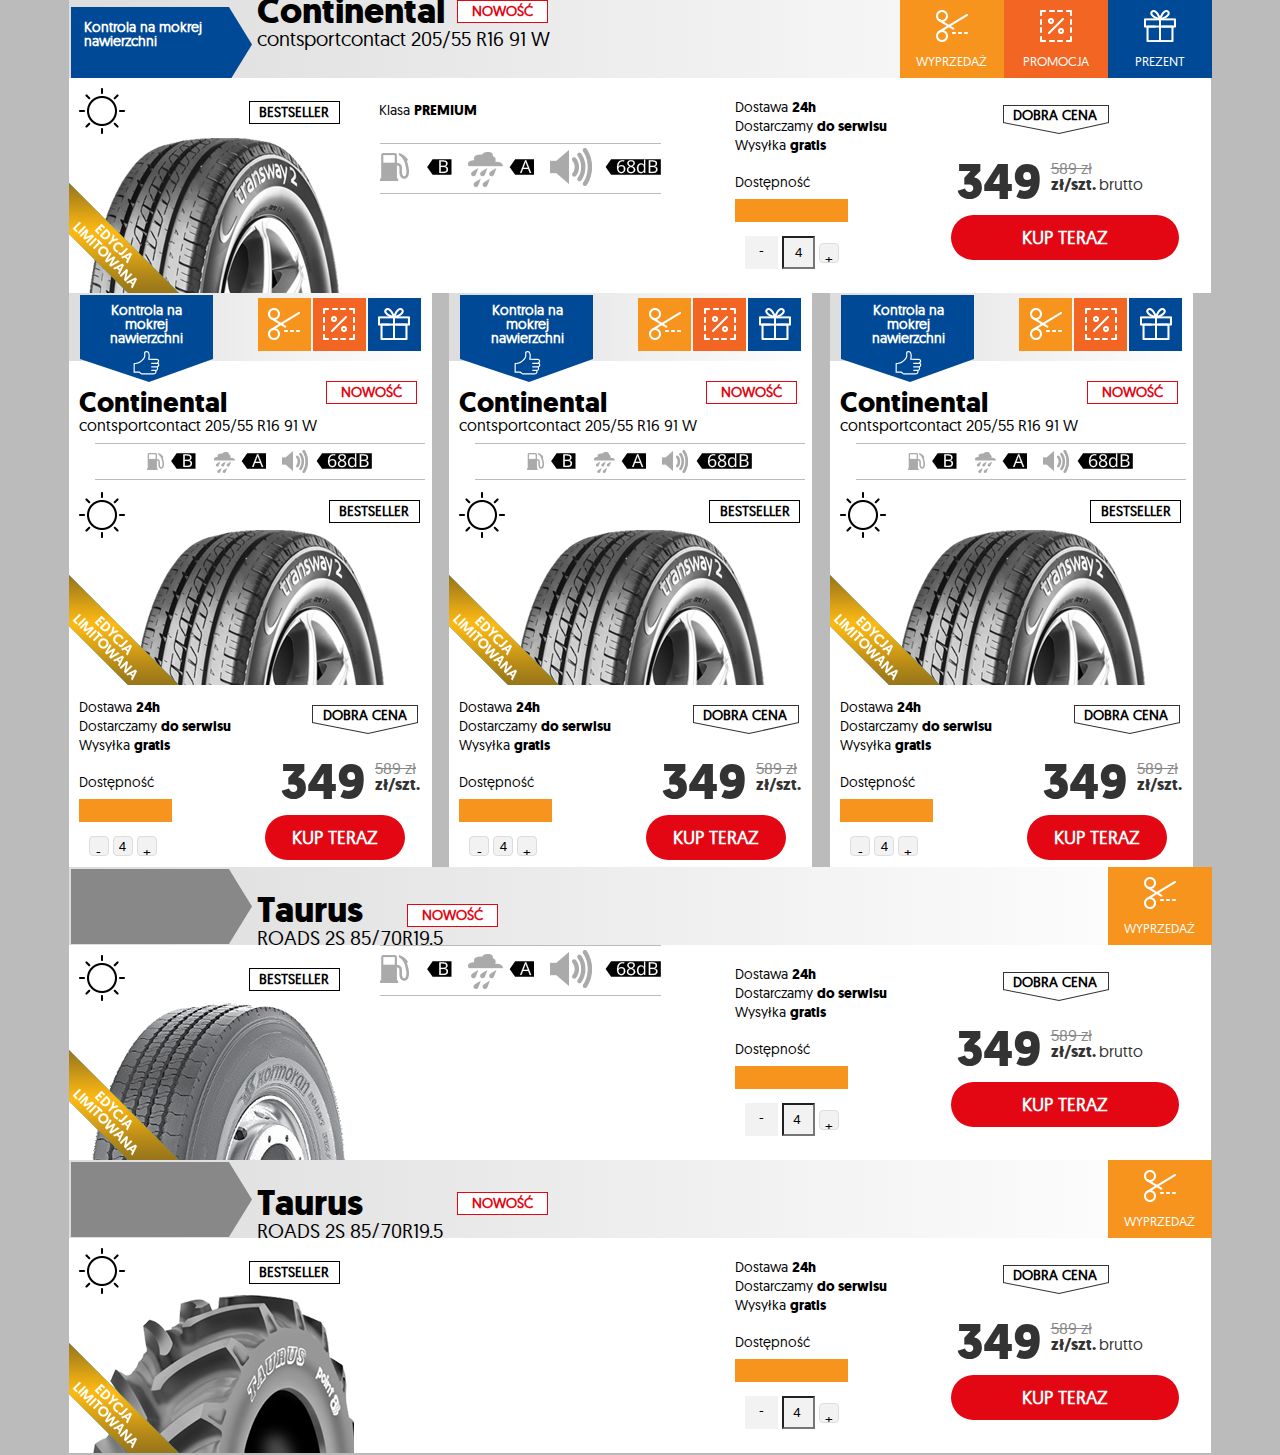
<file: Nowy folder/kafel-osobowy.html>
<!DOCTYPE html>
<html lang="pl">

<head>
    <meta charset="UTF-8">
    <meta name="viewport" content="width=device-width, initial-scale=1.0">
    <meta name="keywords" content="">
    <meta name="description" content="">
    <meta name="title" content="">
    <meta name="robots" content="index, follow">
    <meta name="author" content="LSB Data Wrocław">
    <title>Opony express</title>
    <link rel="stylesheet" href="assets/fonts/stylesheet.css">
    <link rel="stylesheet" href="assets/fonts/stylesheet1.css">
    <link rel="stylesheet" href="https://maxcdn.bootstrapcdn.com/font-awesome/4.5.0/css/font-awesome.min.css">
    <link rel="stylesheet" href="style/reset.css">
    <link rel="stylesheet" href="style/style.css">


</head>

<body>
    <!-- Produkt duży na liście -->
    <div class="big_product container">
        <div class="row">

            <div class="name_product">

                <div class="like in_line">

                    <h6>Kontrola na mokrej nawierzchni</h6>


                </div>
                <div class="name in_line">
                    <div class="new">NOWOŚĆ</div>
                    <h2>Continental</h2>

                    <h3>contsportcontact 205/55 R16 91 W</h3>

                </div>


                <div class="promo_icon_gift in_line">
                    <span><img src="assets/prezent-iko.png" alt=""><br>Prezent</span>


                </div>
                <div class="promo_recommend in_line">
                    <span><img src="assets/vector-smart-object.png" alt=""><br>Promocja</span>

                </div>
                <div class="promo_sale in_line">
                    <span><img src="assets/no-yczki-iko.png" alt=""><br>Wyprzedaż</span>

                </div>
            </div>

        </div>
        <div class="row">
            <div class="product_content col-3">
                <div class="weather"><img src="assets/letnie-copy.png" alt=""></div>
                <div class="bestseller">Bestseller</div>
                <div class="best"><img src="assets/bestseller.png" alt="">
                </div>
                <div class="image_product"><img src="assets/zdj-opona.png" alt="">
                </div>
            </div>
            <div class="product_content col-4">
                <div class="text_promo">Klasa <em>PREMIUM</em></div>

                <div class="clasa"><img src="assets/premium.png" alt="">
                </div>
            </div>
            <div class="product_content col-2">
                <ul>
                    <li>Dostawa <em>24h</em></li>
                    <li>Dostarczamy <em>do serwisu</em></li>
                    <li>Wysyłka <em>gratis</em></li>
                </ul>
                <div class="attainability">
                    Dostępność</div>

                <div class="bar-one bar-con">
                    <div class="bar" data-percent="70"></div>
                </div>
                <div class="number">
                    <span class="minus">-</span>
                    <input type="text" value="4" />
                    <span class="plus">+</span>
                </div>

            </div>
            <div class="product_content  col-3">
                <div class="good-price">Dobra cena</div>
                <div class="price">349</div>
                <div class="old-price">589 zł</div>
                <div class="text-price"><em>zł/szt. </em> brutto</div>

                <div class="buy"> <a href="#">KUP TERAZ</a></div>
            </div>



        </div>
    </div>
    <div class="grid container">
        <div class="product_content_small col-4">
            <div class="small_product ">
                <div class="row">

                    <div class="name_product">

                        <div class="likes in_line">

                            <h6>Kontrola na mokrej nawierzchni</h6>
                            <img src="assets/like.svg" alt="">


                        </div>



                        <div class="promo_icon_gift in_line">
                            <span><img src="assets/prezent-iko.png" alt=""></span>


                        </div>
                        <div class="promo_recommend in_line">
                            <span><img src="assets/vector-smart-object.png" alt=""></span>

                        </div>
                        <div class="promo_sale in_line">
                            <span><img src="assets/no-yczki-iko.png" alt=""></span>

                        </div>
                    </div>

                </div>


                <div class="row">
                    <div class="new">NOWOŚĆ</div>
                    <div class="name in_line">

                        <h2>Continental</h2>

                        <h3>contsportcontact 205/55 R16 91 W</h3>

                    </div>
                </div>
                <div class="row">

                    <div class="clasa"><img src="assets/premium-small.png" alt="">
                    </div>
                </div>
                <div class="row">
                    <div class="weather"><img src="assets/letnie-copy.png" alt=""></div>
                    <div class="bestseller">Bestseller</div>
                    <div class="best"><img src="assets/bestseller.png" alt="">
                    </div>
                    <div class="image_product"><img src="assets/zdj-opona.png" alt="">
                    </div>
                </div>


                <div class="row delivery">
                    <div class="col-6">
                        <ul>
                            <li>Dostawa <em>24h</em></li>
                            <li>Dostarczamy <em>do serwisu</em></li>
                            <li>Wysyłka <em>gratis</em></li>
                        </ul>
                        <div class="attainability">
                            Dostępność</div>

                        <div class="bar-one bar-con">
                            <div class="bar" data-percent="70"></div>
                        </div>
                        <div class="number">
                            <span class="minus">-</span>
                            <input type="text" value="4" />
                            <span class="plus">+</span>
                        </div>

                    </div>

                    <div class="col-6">
                        <div class=" good-price ">Dobra cena</div>
                        <div class="price ">349</div>
                        <div class="old-price ">589 zł</div>
                        <div class="text-price "><em>zł/szt. </em></div>

                        <div class="buy "> <a href="# ">KUP TERAZ</a></div>
                    </div>
                </div>

            </div>

        </div>
        <div class="product_content_small col-4">
            <div class="small_product ">
                <div class="row">

                    <div class="name_product">

                        <div class="likes in_line">

                            <h6>Kontrola na mokrej nawierzchni</h6>
                            <img src="assets/like.svg" alt="">


                        </div>



                        <div class="promo_icon_gift in_line">
                            <span><img src="assets/prezent-iko.png" alt=""></span>


                        </div>
                        <div class="promo_recommend in_line">
                            <span><img src="assets/vector-smart-object.png" alt=""></span>

                        </div>
                        <div class="promo_sale in_line">
                            <span><img src="assets/no-yczki-iko.png" alt=""></span>

                        </div>
                    </div>

                </div>


                <div class="row">
                    <div class="new">NOWOŚĆ</div>
                    <div class="name in_line">

                        <h2>Continental</h2>

                        <h3>contsportcontact 205/55 R16 91 W</h3>

                    </div>
                </div>
                <div class="row">

                    <div class="clasa"><img src="assets/premium-small.png" alt="">
                    </div>
                </div>
                <div class="row">
                    <div class="weather"><img src="assets/letnie-copy.png" alt=""></div>
                    <div class="bestseller">Bestseller</div>
                    <div class="best"><img src="assets/bestseller.png" alt="">
                    </div>
                    <div class="image_product"><img src="assets/zdj-opona.png" alt="">
                    </div>
                </div>


                <div class="row delivery">
                    <div class="col-6">
                        <ul>
                            <li>Dostawa <em>24h</em></li>
                            <li>Dostarczamy <em>do serwisu</em></li>
                            <li>Wysyłka <em>gratis</em></li>
                        </ul>
                        <div class="attainability">
                            Dostępność</div>

                        <div class="bar-one bar-con">
                            <div class="bar" data-percent="70"></div>
                        </div>
                        <div class="number">
                            <span class="minus">-</span>
                            <input type="text" value="4" />
                            <span class="plus">+</span>
                        </div>

                    </div>

                    <div class="col-6">
                        <div class=" good-price ">Dobra cena</div>
                        <div class="price ">349</div>
                        <div class="old-price ">589 zł</div>
                        <div class="text-price "><em>zł/szt. </em></div>

                        <div class="buy "> <a href="# ">KUP TERAZ</a></div>
                    </div>
                </div>

            </div>

        </div>
        <div class="product_content_small col-4">
            <div class="small_product ">
                <div class="row">

                    <div class="name_product">

                        <div class="likes in_line">

                            <h6>Kontrola na mokrej nawierzchni</h6>
                            <img src="assets/like.svg" alt="">


                        </div>



                        <div class="promo_icon_gift in_line">
                            <span><img src="assets/prezent-iko.png" alt=""></span>


                        </div>
                        <div class="promo_recommend in_line">
                            <span><img src="assets/vector-smart-object.png" alt=""></span>

                        </div>
                        <div class="promo_sale in_line">
                            <span><img src="assets/no-yczki-iko.png" alt=""></span>

                        </div>
                    </div>

                </div>


                <div class="row">
                    <div class="new">NOWOŚĆ</div>
                    <div class="name in_line">

                        <h2>Continental</h2>

                        <h3>contsportcontact 205/55 R16 91 W</h3>

                    </div>
                </div>
                <div class="row">

                    <div class="clasa"><img src="assets/premium-small.png" alt="">
                    </div>
                </div>
                <div class="row">
                    <div class="weather"><img src="assets/letnie-copy.png" alt=""></div>
                    <div class="bestseller">Bestseller</div>
                    <div class="best"><img src="assets/bestseller.png" alt="">
                    </div>
                    <div class="image_product"><img src="assets/zdj-opona.png" alt="">
                    </div>
                </div>


                <div class="row delivery">
                    <div class="col-6">
                        <ul>
                            <li>Dostawa <em>24h</em></li>
                            <li>Dostarczamy <em>do serwisu</em></li>
                            <li>Wysyłka <em>gratis</em></li>
                        </ul>
                        <div class="attainability">
                            Dostępność</div>

                        <div class="bar-one bar-con">
                            <div class="bar" data-percent="70"></div>
                        </div>
                        <div class="number">
                            <span class="minus">-</span>
                            <input type="text" value="4" />
                            <span class="plus">+</span>
                        </div>

                    </div>

                    <div class="col-6">
                        <div class=" good-price ">Dobra cena</div>
                        <div class="price ">349</div>
                        <div class="old-price ">589 zł</div>
                        <div class="text-price "><em>zł/szt. </em></div>

                        <div class="buy "> <a href="# ">KUP TERAZ</a></div>
                    </div>
                </div>

            </div>

        </div>

    </div>
    <div class="big_product-industry container ">
        <div class="row ">

            <div class="name_product ">

                <div class="arow in_line ">

                </div>
                <div class="name in_line ">
                    <div class="new ">NOWOŚĆ</div>
                    <h2>Taurus</h2>

                    <h3>ROADS 2S 85/70R19.5</h3>

                </div>


                <!--
<div class="promo_icon_gift in_line ">
    <span><img src="assets/prezent-iko.png " alt=" "><br>Prezent</span>


</div>
<div class="promo_recommend in_line ">
    <span><img src="assets/vector-smart-object.png " alt=" "><br>Promocja</span>

</div>
-->
                <div class="promo_sale in_line ">
                    <span><img src="assets/no-yczki-iko.png " alt=" "><br>Wyprzedaż</span>

                </div>
            </div>

        </div>
        <div class="row ">
            <div class="product_content col-3 ">
                <div class="weather "><img src="assets/letnie-copy.png " alt=" "></div>
                <div class="bestseller ">Bestseller</div>
                <div class="best "><img src="assets/bestseller.png " alt=" ">
                </div>
                <div class="image_product "><img src="assets/industr.png " alt=" ">
                </div>
            </div>
            <div class="product_content col-4 ">


                <div class="clasa "><img src="assets/premium.png " alt=" ">
                </div>
            </div>
            <div class="product_content col-2 ">
                <ul>
                    <li>Dostawa <em>24h</em></li>
                    <li>Dostarczamy <em>do serwisu</em></li>
                    <li>Wysyłka <em>gratis</em></li>
                </ul>
                <div class="attainability ">
                    Dostępność</div>

                <div class="bar-one bar-con ">
                    <div class="bar " data-percent="70 "></div>
                </div>
                <div class="number ">
                    <span class="minus ">-</span>
                    <input type="text " value="4 " />
                    <span class="plus ">+</span>
                </div>

            </div>
            <div class="product_content col-3 ">
                <div class="good-price ">Dobra cena</div>
                <div class="price ">349</div>
                <div class="old-price ">589 zł</div>
                <div class="text-price "><em>zł/szt. </em> brutto</div>

                <div class="buy "> <a href="# ">KUP TERAZ</a></div>
            </div>



        </div>
    </div>
    <div class="big_product-tractor container ">
        <div class="row ">

            <div class="name_product ">

                <div class="arow in_line ">

                </div>
                <div class="name in_line ">
                    <div class="new ">NOWOŚĆ</div>
                    <h2>Taurus</h2>

                    <h3>ROADS 2S 85/70R19.5</h3>

                </div>


                <!--
<div class="promo_icon_gift in_line ">
    <span><img src="assets/prezent-iko.png " alt=" "><br>Prezent</span>


</div>
<div class="promo_recommend in_line ">
    <span><img src="assets/vector-smart-object.png " alt=" "><br>Promocja</span>

</div>
-->
                <div class="promo_sale in_line ">
                    <span><img src="assets/no-yczki-iko.png " alt=" "><br>Wyprzedaż</span>

                </div>
            </div>

        </div>
        <div class="row ">
            <div class="product_content col-3 ">
                <div class="weather "><img src="assets/letnie-copy.png " alt=" "></div>
                <div class="bestseller ">Bestseller</div>
                <div class="best "><img src="assets/bestseller.png " alt=" ">
                </div>
                <div class="image_product "><img src="assets/tractor1.png " alt=" ">
                </div>
            </div>
            <div class="product_content col-4 ">

            </div>
            <div class="product_content col-2 ">
                <ul>
                    <li>Dostawa <em>24h</em></li>
                    <li>Dostarczamy <em>do serwisu</em></li>
                    <li>Wysyłka <em>gratis</em></li>
                </ul>
                <div class="attainability ">
                    Dostępność</div>

                <div class="bar-one bar-con ">
                    <div class="bar " data-percent="70 "></div>
                </div>
                <div class="number ">
                    <span class="minus ">-</span>
                    <input type="text " value="4 " />
                    <span class="plus ">+</span>
                </div>

            </div>
            <div class="product_content col-3 ">
                <div class="good-price ">Dobra cena</div>
                <div class="price ">349</div>
                <div class="old-price ">589 zł</div>
                <div class="text-price "><em>zł/szt. </em> brutto</div>

                <div class="buy "> <a href="# ">KUP TERAZ</a></div>
            </div>



        </div>
    </div>

    <!--    <div class="row container "> <div class="product_content col-1 "></div><div class="product_content col-1 "></div> <div class="product_content col-1 "></div> <div class="product_content col-1 "></div> <div class="product_content col-1 "></div> <div class="product_content col-1 "></div> <div class="product_content col-1 "></div> <div class="product_content col-1 "></div> <div class="product_content col-1 "></div> <div class="product_content col-1 "></div> <div class="product_content col-1 "></div> <div class="product_content col-1 "></div>  </div>-->



    <script src="https://cdnjs.cloudflare.com/ajax/libs/jquery/2.1.3/jquery.min.js "></script>

    <script src="https://code.jquery.com/jquery-3.2.1.slim.min.js " integrity="sha384-KJ3o2DKtIkvYIK3UENzmM7KCkRr/rE9/Qpg6aAZGJwFDMVNA/GpGFF93hXpG5KkN " crossorigin="anonymous "></script>
    <script src="https://cdnjs.cloudflare.com/ajax/libs/popper.js/1.12.3/umd/popper.min.js " integrity="sha384-vFJXuSJphROIrBnz7yo7oB41mKfc8JzQZiCq4NCceLEaO4IHwicKwpJf9c9IpFgh " crossorigin="anonymous "></script>
    <script src="https://maxcdn.bootstrapcdn.com/bootstrap/4.0.0-beta.2/js/bootstrap.min.js " integrity="sha384-alpBpkh1PFOepccYVYDB4do5UnbKysX5WZXm3XxPqe5iKTfUKjNkCk9SaVuEZflJ " crossorigin="anonymous "></script>
    <!--    dostepnosc-->
    <script>
        (function($) {
            $.fn.progress = function() {
                var percent = this.data("percent ");
                this.css("width ", percent + "% ");
            };
        }(jQuery));

        $(document).ready(function() {
            $(".bar-one .bar ").progress();
        });

    </script>
    <!--   sztuki-->
    <script>
        $(document).ready(function() {
            $('.minus').click(function() {
                var $input = $(this).parent().find('input');
                var count = parseInt($input.val()) - 1;
                count = count < 1 ? 1 : count;
                $input.val(count);
                $input.change();
                return false;
            });
            $('.plus').click(function() {
                var $input = $(this).parent().find('input');
                $input.val(parseInt($input.val()) + 1);
                $input.change();
                return false;
            });
        });

    </script>





    <!--    skrypt js taby w wyszukiwarce-->
    <script src="js/cbpFWTabs.js "></script>
    <script>
        (function() {

            [].slice.call(document.querySelectorAll('.tabs')).forEach(function(el) {
                new CBPFWTabs(el);
            });

        })();

    </script>
    <!--   koniec skrypt js taby w wyszukiwarce-->
    <!-- wyszukiwarka rozwijanie -->
    <script>
        jQuery(function($) {

            var $question = $('.question');
            var $answer = $('.answer');

            $question.click(function() {

                // Hide all answers
                $answer.slideUp();

                // Check if this answer is already open
                if ($(this).hasClass('open')) {
                    // If already open, remove 'open' class and hide answer
                    $(this).removeClass('open')
                        .next($answer).slideUp();
                    // If it is not open...
                } else {
                    // Remove 'open' class from all other questions
                    $question.removeClass('open');
                    // Open this answer and add 'open' class
                    $(this).addClass('open')
                        .next($answer).slideDown();

                }
            });
        });

    </script>
    <!-- koniec wyszukiwarka rozwijanie -->
</body>

</html>
</file>
<file: Nowy folder/assets/fonts/stylesheet.css>
/* Generated by Font Squirrel (https://www.fontsquirrel.com) on October 7, 2016 */



@font-face {
    font-family: 'geomanistregular';
    src: url('geomanist-regular-webfont.eot');
    src: url('geomanist-regular-webfont.eot?#iefix') format('embedded-opentype'),
         url('geomanist-regular-webfont.woff2') format('woff2'),
         url('geomanist-regular-webfont.woff') format('woff'),
         url('geomanist-regular-webfont.ttf') format('truetype'),
         url('geomanist-regular-webfont.svg#geomanistregular') format('svg');
    font-weight: normal;
    font-style: normal;

}
</file>
<file: Nowy folder/assets/fonts/stylesheet1.css>
/* Generated by Font Squirrel (https://www.fontsquirrel.com) on October 7, 2016 */

@font-face {
    font-family: 'geomanistbold';
    src: url('geomanist-bold-webfont.eot');
    src: url('geomanist-bold-webfont.eot?#iefix') format('embedded-opentype'), url('geomanist-bold-webfont.woff2') format('woff2'), url('geomanist-bold-webfont.woff') format('woff'), url('geomanist-bold-webfont.ttf') format('truetype'), url('geomanist-bold-webfont.svg#geomanistregular') format('svg');
    font-weight: normal;
    font-style: normal;
}
</file>
<file: Nowy folder/style/style.css>
/* Spis css1.Globalne2.kolumnybelka z menu*/

.color {
    color: #e30613;
    color: #f7941d;
    color: #004996;
    color: #333333;
    color: #bbbbbb;
    color: #eeeeee;
    color: #000000;
}

html {
    background-color: #bbbbbb;
}

body {
    margin: 0;
    font-family: 'geomanistregular';
    background-color: #bbbbbb;
    font-size: 14px;
}

h1 {
    font-family: 'geomanistbold';
    font-size: 36px;
}

h2 {
    font-family: 'geomanistbold';
    font-size: 36px;
    font-weight: bolder;
}

h3 {
    font-size: 20px;
}

h6 {
    font-weight: bold;
    color: #ffffff;
    display: inline;
    font-size: 14px;
}

* {
    box-sizing: border-box;
}

.container {
    max-width: 1143px;
    margin: 0 auto;
}

.row:before,
.row:after {
    content: "";
    display: table;
    clear: both;
}

.in_line {
    display: inline-block;
}

/*=======================================================kolumny========================================================*/

/*=======================================================belka z menu========================================================*/

.stickyMenu {
    position: fixed;
    width: 100%;
    top: 0;
    z-index: 100000;
}

#header.stickyMenu .minisearch {
    visibility: visible;
    padding: -10px 0 0 20px;
}

#header .minisearch {
    visibility: hidden;
}

#header.stickyMenu {
    background: #fff;
    padding: -10px 0 -10px 0;
}

#header.stickyMenu .logomenu {
    height: 26px;
    width: 163px;
    padding: 0;
}

#header.stickyMenu .search {
    visibility: hidden;
    display: none;
}

#header.stickyMenu .cart {
    padding-top: 20px;
}

#header.stickyMenu .menuhidden {
    visibility: hidden;
    display: none;
}

.logo_nav {
    float: right;
    margin-right: 10%;
}

.navbar_top {
    -webkit-box-sizing: content-box;
    -moz-box-sizing: content-box;
    box-sizing: content-box;
    width: 100%;
    height: 35px;
    border: none;
    background: -webkit-linear-gradient(0deg, rgb(227, 6, 19) 0, rgb(227, 6, 19) 80%, #004996 82%, #004996 100%);
    background: -moz-linear-gradient(90deg, rgb(227, 6, 19) 0, rgb(227, 6, 19) 80%, #004996 82%, #004996 100%);
    background: linear-gradient(90deg, rgb(227, 6, 19) 0, rgb(227, 6, 19) 80%, #004996 82%, #004996 100%);
    background-repeat: no-repeat;
    background-position: 89% 50%, 50% 50%;
    -webkit-background-origin: padding-box;
    background-origin: padding-box;
    -webkit-background-clip: border-box;
    background-clip: border-box;
    -webkit-background-size: auto auto;
    background-size: auto auto;

}

header section {
    padding-bottom: 20px;
}

header {
    background-color: #fff;
}

.logo {
    padding: 30px;
}

/*****************************/

section.search {
/*    margin-top: -62px;*/
}

/* Flip */

/*****************************/

.tabs {
    position: relative;
    overflow: hidden;
    margin: 0 auto;
    width: 100%;
    font-weight: 300;
    font-size: 1.25em;
}

/* Nav */

.tabs nav {
    text-align: center;
}

.tabs nav ul {
    position: relative;
    display: -ms-flexbox;
    display: -webkit-flex;
    display: -moz-flex;
    display: -ms-flex;
    display: flex;
    margin: 0 auto;
    padding: 0;
    max-width: 1200px;
    list-style: none;
    -ms-box-orient: horizontal;
    -ms-box-pack: center;
    -webkit-flex-flow: row wrap;
    -moz-flex-flow: row wrap;
    -ms-flex-flow: row wrap;
    flex-flow: row wrap;
    -webkit-justify-content: center;
    -moz-justify-content: center;
    -ms-justify-content: center;
    justify-content: center;
}

.tabs nav ul li {
    position: relative;
    z-index: 1;
    display: block;
    margin: 0;
    text-align: center;
    -webkit-flex: 1;
    -moz-flex: 1;
    -ms-flex: 1;
    flex: 1;
}

.tabs nav a {
    position: relative;
    display: block;
    overflow: hidden;
    text-overflow: ellipsis;
    white-space: nowrap;
    line-height: 2.5;
}

.tabs nav a span {
    vertical-align: middle;
    font-size: 0.75em;
}

.tabs nav li.tab-current a {
    color: #74777b;
}

.tabs nav a:focus {
    outline: none;
}

/* Icons */

.icon::before {
    z-index: 10;
    display: inline-block;
    margin: 0 0.4em 0 0;
    vertical-align: middle;
    text-transform: none;
    font-weight: normal;
    font-variant: normal;
    font-size: 1.3em;
    font-family: 'stroke7pixeden';
    line-height: 1;
    speak: none;
    -webkit-backface-visibility: hidden;
    -webkit-font-smoothing: antialiased;
    -moz-osx-font-smoothing: grayscale;
}

.icon-car::before {
    content: url(../assets/samochodowe.png);
}

.icon-tractor::before {
    content: url(../assets/rolnicze.png);
}

.icon-tir::before {
    content: url(../assets/przemys-owe.png);
}

/* Content wyszukiwarka */

.button-search {
    height: 55px;
    width: 93px;
    margin: 26px;
    text-transform: uppercase;
    background: #eee;
    color: #000;
    text-align: center;
    text-decoration: none;
}

.button-search .fa {
    font-size: 18px;
}

.button-search-top {
    text-transform: uppercase;
    width: 100px;
    height: 100px;
    box-shadow: 0 0 5px rgba(0, 0, 1, 0.5);
    background-color: #f7941d;
    border-radius: 50%;
    color: #fff;
    font-weight: 500;
    font-size: 18px;
    left: 0;
    top: 0;
}

.content-wrap {
    position: relative;
}

.panel {
    margin: 20px;
    height: 100%;
    background-image: -webkit-gradient(linear, left top, right top, from(#dddddd), to(#eeeeee));
    background-image: linear-gradient(to right, #dddddd 10%, #eeeeee 100%);
    font-size: 14px;
}

.panel-default {
    border-color: #ddd;
}

.panel-body {}

/*
.form-group {
    margin-bottom: 15px;
    margin-right: 22px;
    display: inline;

}
*/

.main {
    float: left;
    width: 85%;
    background-color: rgb(255, 255, 255);
    position: relative;
    display: inline;
}

.main h2 {
    margin: 1em 30px;
    color: #17BCE8;
    font-size: 20px;
    font-weight: 600;
    border-bottom: 1px solid #bbb;
    padding: 0px 0px 20px 0px;
}

/*
.form-up {
    display: inline;
}
*/

.form-inline .form-group {
    display: inline-block;
    margin-bottom: 0;
    vertical-align: middle;
}

.form-control-all {
    display: inline-block;
    width: 337px;
    height: 43px;
    padding: 6px 12px;
    font-size: 14px;
    line-height: 1.42857143;
    color: #555;
    background-color: #fff;
    background-image: none;
    border: 1px solid #ccc;
    border-radius: 4px;
    -webkit-box-shadow: inset 0 1px 1px rgba(0, 0, 0, .075);
    box-shadow: inset 0 1px 1px rgba(0, 0, 0, .075);
    -webkit-transition: border-color ease-in-out .15s, -webkit-box-shadow ease-in-out .15s;
    -o-transition: border-color ease-in-out .15s, box-shadow ease-in-out .15s;
    transition: border-color ease-in-out .15s, box-shadow ease-in-out .15s;
}

.form-control {
    display: inline-block;
    width: 99px;
    height: 43px;
    padding: 6px 12px;
    font-size: 14px;
    line-height: 1.42857143;
    color: #555;
    background-color: #fff;
    background-image: none;
    border: 1px solid #ccc;
    border-radius: 4px;
    -webkit-box-shadow: inset 0 1px 1px rgba(0, 0, 0, .075);
    box-shadow: inset 0 1px 1px rgba(0, 0, 0, .075);
    -webkit-transition: border-color ease-in-out .15s, -webkit-box-shadow ease-in-out .15s;
    -o-transition: border-color ease-in-out .15s, box-shadow ease-in-out .15s;
    transition: border-color ease-in-out .15s, box-shadow ease-in-out .15s;
}

.content-wrap section {
    display: none;
    margin: -20px auto;
    max-width: 1200px;
    margin-bottom: 100px text-align: center;
    -webkit-box-shadow: 0 2px 2px 1px rgba(89, 89, 89, 1);
    -moz-box-shadow: 0 2px 2px 1px rgba(89, 89, 89, 1);
    box-shadow: 0 2px 2px 1px rgba(89, 89, 89, 1);
}

.content-wrap section.content-current {
    display: block;
}

.content-wrap section p {
    margin: 0;
    padding: 5px 0;
    line-height: 1;
}

/*zakres cen*/

.no-js .content-wrap section {
    display: block;
    padding-bottom: 2em;
    border-bottom: 1px solid rgba(255, 255, 255, 0.6);
}

.no-flexbox nav ul {
    display: block;
}

.no-flexbox nav ul li {
    min-width: 15%;
    display: inline-block;
}

/*media taby*/

@media screen and (max-width: 58em) {
    .tabs nav a.icon span {
        display: none;
    }
    .tabs nav a:before {
        margin-right: 0;
    }
}

.tabs-style-flip {
    max-width: 1140px;
}

.tabs-style-flip nav a {
    font-size: 22px;
    color: #333333;
    font-weight: 400;
    line-height: 22px;
    text-decoration: none;
    padding-top: 15px;
    padding-bottom: 16px;
    -webkit-transition: color 0.3s;
    transition: color 0.3s;
}

.tabs-style-flip nav a:hover,
.tabs-style-flip nav a:focus,
.tabs-style-flip nav li.tab-current a {
    color: #000000;
}

.tabs-style-flip nav a span {
    text-transform: uppercase;
    letter-spacing: 1px;
    font-weight: 700;
    font-size: 0.625em;
}

.tabs-style-flip nav a::after {
    color: #333333;
    position: absolute;
    top: 0;
    left: 0;
    z-index: -1;
    width: 100%;
    height: 100%;
    background-color: #f0f0f0;
    content: '';
    -webkit-transition: -webkit-transform 0.3s, background-color 0.3s;
    transition: transform 0.3s, background-color 0.3s;
    -webkit-transform: perspective(900px) rotate3d(1, 0, 0, 90deg);
    transform: perspective(900px) rotate3d(1, 0, 0, 90deg);
    -webkit-transform-origin: 50% 100%;
    transform-origin: 50% 100%;
    -webkit-perspective-origin: 50% 100%;
    perspective-origin: 50% 100%;
}

.tabs-style-flip nav li.tab-current a::after {
    background-color: #eeeeee;
    -webkit-transform: perspective(900px) rotate3d(1, 0, 0, 0deg);
    transform: perspective(900px) rotate3d(1, 0, 0, 0deg);
}

.tabs-style-flip .content-wrap {
    background: #eeeeee;
}

/* Style for "tło nazwy" */

.best {
    position: absolute;
    margin-left: 0;
    bottom: -2px;
    z-index: 50;
}

.image_product {
    position: absolute;
    padding-left: 20px;
    bottom: -2px;
}

.nav_logo {
    position: static;
    padding: 20px;
}

.phone {
    padding: 39px 0 0 40px;
    text-align: center;
    font-size: 16px;
}

.cart {
    bottom: 0;
    left: 0;
    text-align: center;
    font-size: 14px;
    line-height: 24px;
    text-transform: uppercase;
    float: left;
}

.phone .fa {
    height: 16px;
    color: #e30613;
    padding: 0 10px 0 10px;
}

.cart a {
    margin: 10px;
}

/* Style for "tło nazwy" */

.name_product {
    width: 100%;
    height: 78px;

    background-color: #eeeeee;
    background-image: linear-gradient(to left, #ffffff 0%, #dddddd 100%);
}

.product_content {
    width: 100%;
    height: 215px;
    background-color: #ffffff;
    position: relative;
}

.big_product-industry .new {
    margin: 15px 0 -35px 150px;
    padding: 3px 2px 2px 2px;
    text-align: center;
    background-color: #fff;
    border: 1px solid #e30613;
    color: #e30613;
    font-size: 14px;
    font-weight: 600;
    width: 91px;
    height: 23px;
    text-transform: uppercase;
}

.navbar {
    background-color: #ffffff;
    height: 161px;
    width: 1143px;
}

.phone {
    padding-top: 39px;
    text-align: center;
    font-size: 16px;
}

.navbar .phone .fa {
    height: 16px;
    color: #e30613;
    padding: 0 10px0 10px;
}

/* promocyjne ikony duża lista */

.arow {
    content: "";
    width: 184px;
    height: 78px;
    background-image: url(../assets/grey.svg);

}

.like {
    padding: 15px;
    width: 184px;
    height: 78px;
    background-image: url(../assets/button_ok.svg)
}



.like-text {

    margin: -40px 0px 10px 55px;
}





/*.promo_icon_limited {
width: 104px;
height: 78px;
background-color: #f7941d;
float: right;
color: #ffffff;
font-family: Geomanistregular;
font-size: 13px;
font-weight: 500;
line-height: 24px;
text-transform: uppercase;
}
*/

.promo_icon_gift {
    width: 104px;
    height: 78px;
    background-color: #004996;
    float: right;
    color: #ffffff;
    font-size: 13px;
    font-weight: 500;
    line-height: 24px;
    text-transform: uppercase;
    text-align: center;
    padding-top: 10px;
}

.promo_recommend {
    width: 104px;
    height: 78px;
    background-color: #f26522;
    float: right;
    color: #ffffff;
    font-size: 13px;
    font-weight: 500;
    line-height: 24px;
    text-transform: uppercase;
    text-align: center;
    padding-top: 10px;
}

.promo_sale {
    width: 104px;
    height: 78px;
    background-color: #f7941d;
    float: right;
    color: #ffffff;
    font-size: 13px;
    font-weight: 500;
    line-height: 24px;
    text-transform: uppercase;
    text-align: center;
    padding-top: 10px;
}


.new {
    margin: 0px 0 -30px 200px;
    padding: 3px 2px 2px 2px;
    text-align: center;
    background-color: #fff;
    border: 1px solid #e30613;
    color: #e30613;
    font-size: 14px;
    font-weight: 600;
    width: 91px;
    height: 23px;
    text-transform: uppercase;
}

.bestseller {

    margin: -35px 0 25px 180px;
    padding: 3px 2px 2px 2px;
    text-align: center;
    background-color: #fff;
    border: 1px solid #000;
    color: #000;
    font-size: 14px;
    font-weight: 600;
    width: 91px;
    height: 23px;
    text-transform: uppercase;
}

.weather {
    padding: 10px 0 0 10px;
}

.text_promo {
    padding: 25px;
}

.clasa {
    padding-left: 25px;
}

.product_content ul {
    padding: 20px 0 20px 0;
}

.good-price {
    margin: 25px 0 25px 75px;
    padding: 5px 2px 2px 2px;
    text-align: center;
    background-image: url(../assets/price-good.svg);
    color: #000;
    font-size: 14px;
    font-weight: 600;
    width: 109px;
    height: 32px;
    text-transform: uppercase;
}

.attainability {
    padding-bottom: 10px;
}

.bar-con {
    background-color: #eee;
    height: 23px;
    width: 113px;
    margin-bottom: 1em;

}

.bar {
    float: left;
    height: 23px;
    width: 113px;

}

.bar-one .bar {

    background-color: #f7941d;
    transition: width ease-in 1s;
    -webkit-transition: width ease-in 1s;
    -moz-transition: width ease-in 1s;
    -o-transition: width ease-in 1s;
}

.number > span {
    cursor: pointer;
}

.number {
    margin: 10px;
}

.minus {
    width: 33px;
    height: 33px;
    background: #f2f2f2;
    padding: 8px 5px 8px 5px;
    display: inline-block;
    vertical-align: middle;
    text-align: center;
}

.plus {
    width: 33px;
    height: 33px;
    background: #f2f2f2;
    padding: 8px 5px 8px 5px;
    display: inline-block;
    vertical-align: middle;
    text-align: center;
}

input {
    width: 33px;
    height: 33px;
    background: #f2f2f2;
    padding: 8px 5px 8px 5px;
    display: inline-block;
    vertical-align: middle;
    text-align: center;
}


.buy {

    display: inline-block;
    padding: 35px 25px 0 25px;
}

.buy > a {
    color: white;
    font-size: 18px;
    height: 53px;
    width: 223px;
    background-color: #e30613;
    border-radius: 50px;
    padding: 11px 71px;
    font-weight: 600;
    text-decoration: none;
    background-position: 0 0;

}

.buy > a:hover {
    background-image: linear-gradient(59deg, #e30613 70%, #aa040e 95%);
    background-position: 100% 0;
    background-size: 200% 200%;
    transition: all 1s ease;
}

.price {
    font-family: 'geomanistbold';
    color: #333333;
    font-size: 50px;
    font-weight: 700;
    line-height: 24px;
    bottom: 0;
    float: left;
    display: inline-block;
    padding: 10px 10px 0 30px;
}

.old-price {
    text-decoration: line-through;
    color: #888;
    font-size: 16px;
}

.text-price {
    font-size: 16px;
    color: #333333;

}

em {
    font-family: 'geomanistbold';
}

/**/

.small_product {
    width: 363px;

}

.small_product .best {
    position: absolute;
    margin-left: 0px;
    bottom: 180px;
    z-index: 50;
}

.small_product .name_product {
    width: 363px;
    height: 68px;
    padding-right: 10px;
    background-color: #eeeeee;
    background-image: linear-gradient(to left, #ffffff 0%, #dddddd 100%);


}



.small_product .new {
    margin: 20px 0 -25px 257px;
    text-align: center;
    background-color: #fff;
    border: 1px solid #e30613;
    color: #e30613;
    font-size: 14px;
    font-weight: 600;
    width: 91px;
    height: 23px;
    text-transform: uppercase;
}

.small_product .name {
    padding: 10px;


}

.small_product h2 {
    font-size: 28px;
}

.small_product h3 {
    font-size: 16px;
}

.small_product .arow {
    content: "";
    width: 184px;
    height: 78px;
    background-image: url(../assets/grey.svg);


}

.likes {
    text-align: center;
    width: 136px;
    height: 90px;
    background-image: url(../assets/like-min.svg);
    margin: 0 10px;

}

.likes img {
    height: 35px;
    padding-bottom: 10px;
}

.likes h6 {

    display: inline-block;
    padding: 10px 15px 5px 15px;

}


.product_content_small {
    width: 363px;

    position: relative;

}



/*.promo_icon_limited {
width: 104px;
height: 78px;
background-color: #f7941d;
float: right;
color: #ffffff;
font-family: Geomanistregular;
font-size: 13px;
font-weight: 500;
line-height: 24px;
text-transform: uppercase;
}
*/

.small_product .promo_icon_gift {
    width: 53px;
    height: 53px;
    background-color: #004996;
    float: right;
    color: #ffffff;
    font-size: 13px;
    font-weight: 500;
    line-height: 24px;
    text-transform: uppercase;
    text-align: center;
    padding-top: 10px;
    margin: 5px 1px;
}

.small_product .promo_recommend {
    width: 53px;
    height: 53px;
    background-color: #f26522;
    float: right;
    color: #ffffff;
    font-size: 13px;
    font-weight: 500;
    line-height: 24px;
    text-transform: uppercase;
    text-align: center;
    padding-top: 10px;
    margin: 5px 1px;
}

.small_product .promo_sale {
    width: 53px;
    height: 53px;
    background-color: #f7941d;
    float: right;
    color: #ffffff;
    font-size: 13px;
    font-weight: 500;
    line-height: 24px;
    text-transform: uppercase;
    text-align: center;
    padding-top: 10px;
    margin: 5px 1px;
}


.small_product .weather {
    padding: 10px 0 0 10px;

}

.small_product .bestseller {

    margin: -40px 0 -40px 260px;
    padding: 3px 2px 2px 2px;
    text-align: center;
    background-color: #fff;
    border: 1px solid #000;
    color: #000;
    font-size: 14px;
    font-weight: 600;
    width: 91px;
    height: 23px;
    text-transform: uppercase;

}



.small_product .image_product {
    position: relative;
    margin: 45px 0 0px 45px;
    height: 150px;
}

.small_product .text_promo {
    padding: 25px;
}

.small_product {
    background-color: #fff;
}

.small_product .delivery {
    padding: 0 10px;
}

.small_product ul {
    padding: 20px 0 20px 0;
}

.small_product .good-price {
    margin: 25px 60px;
    padding: 5px 2px 2px 2px;
    text-align: center;
    background-image: url(../assets/price-good.svg);
    color: #000;
    font-size: 14px;
    font-weight: 600;
    width: 109px;
    height: 32px;
    text-transform: uppercase;
}

.small_product .attainability {
    padding-bottom: 10px;
}

.small_product .bar-con {
    background-color: #eee;
    height: 23px;
    width: 93px;
    margin-bottom: 1em;

}

.small_product .bar {
    float: left;
    height: 23px;
    width: 93px;

}

.small_product .bar-one .bar {

    background-color: #f7941d;
    transition: width ease-in 1s;
    -webkit-transition: width ease-in 1s;
    -moz-transition: width ease-in 1s;
    -o-transition: width ease-in 1s;
}

.small_product .number > span {
    cursor: pointer;
}

.small_product .number {
    margin: 10px;
}

.small_product .minus,
.plus {
    width: 20px;
    height: 20px;
    background: #f2f2f2;
    border-radius: 4px;
    padding: 8px 5px 8px 5px;
    border: 1px solid #ddd;
    display: inline-block;
    vertical-align: middle;
    text-align: center;
}

.small_product input {
    width: 20px;
    height: 20px;
    background: #f2f2f2;
    border-radius: 4px;
    padding: 8px 5px 8px 5px;
    border: 1px solid #ddd;
    display: inline-block;
    vertical-align: middle;
    text-align: center;
}


.small_product .buy {

    display: inline-block;
    padding: 35px 15px 20px 15px;
}

.small_product .buy > a {
    color: white;
    font-size: 18px;
    height: 53px;
    width: 164px;
    background-color: #e30613;
    border-radius: 50px;
    padding: 11px 27px;
    font-weight: 600;
    text-decoration: none;
    background-position: 0 0;

}

.small_product .buy > a:hover {
    background-image: linear-gradient(59deg, #e30613 70%, #aa040e 95%);
    background-position: 100% 0;
    background-size: 200% 200%;
    transition: all 1s ease;
}

.small_product .price {
    font-family: 'geomanistbold';
    color: #333333;
    font-size: 50px;
    font-weight: 700;
    line-height: 24px;
    bottom: 0;
    float: left;
    display: inline-block;
    padding: 10px 10px 0 30px;
}

.small_product .old-price {
    text-decoration: line-through;
    color: #888;
    font-size: 16px;
}

.small_product .text-price {
    font-size: 16px;
    color: #333333;

}

.small_product em {
    font-family: 'geomanistbold';
}

/*nowy tab*/

.admin-panel {
    width: 100%;
    overflow: hidden;

}

.slidebar {

    width: 15%;
    float: left;
    background-color: #eee;
}

.slidebar ul {
    position: relative;
    height: 100%;
}

.slidebar a {
    color: #000;
    text-decoration: none;
}




.slidebar li {
    list-style-type: none;
    margin: 0;
    padding: 0x 0px;
    position: relative;
    text-align: center;
    color: #000;
    background-color: rgba(179, 179, 179, 0);
}

.slidebar i {
    display: block;
    text-align: center;
    color: #000;
    font-size: 40px;
    margin-bottom: 8px;
}

.slidebar ul a {
    color: #000;
    text-decoration: none;
    box-sizing: border-box;
    display: block;
    text-transform: capitalize;
    padding: 20px;
}

.slidebar li:hover a,
li#active {
    background-color: #dddddd;
}

.slidebar li:hover i,
li#active i {
    color: #17BCE8;
}

.slidebar li:focus i {
    color: #17BCE8;
}



/*wyszukiwarka srodek*/

ul {
    margin-left: 0;
    padding: 0;
}

.question,
.answer {
    list-style-type: none;
}

.question {
    padding: 1em 1em 0.5em 14em;
    font-weight: bold;
    position: relative;
}


.question:hover {
    cursor: pointer;
}

.answer {
    display: none;
    padding: 1em 0.5em 2.5em;
}

.expand-bar {
    position: absolute;
    top: 50%;
    left: 180px;
    transition: all 0.5s ease;
}

.expand-bar,
.expand-bar:after {
    width: 10px;
    height: 2px;
    background-color: #004996;
}

.expand-bar:after {
    content: "";
    position: absolute;
    left: 0;
    top: 0;
    transform: rotate(90deg);
    transition: all 0.5s ease;
}

.open {
    border-bottom: none;
}

.open .expand-bar {
    transform: rotate(180deg);
}

.open .expand-bar:after {
    transform: rotate(180deg);
}

.search-adv {
    color: #01539e;
    font-size: 14px;
    font-weight: 600;
}

/*price*/

.range-slider {
    *zoom: 1;
    margin: 20px 0;
    padding-top: 3.5em;
    position: relative;
    text-align: center;
}

.range-slider:before,
.range-slider:after {
    content: " ";
    display: table;
}

.range-slider:after {
    clear: both;
}

@media (min-width: 640px) {
    .range-slider {
        padding-top: 3.5em;
    }
}

@media (min-width: 1024px) {
    .range-slider {
        padding-top: 3.5em;
    }
}

.range-slider .track {
    bottom: 15px;
    height: 2px;
    left: 0;
    margin-bottom: -3px;
    position: absolute;
    width: 0;
    z-index: 50;
}

@media (min-width: 640px) {
    .range-slider .track {
        bottom: 15px;
    }
}

@media (min-width: 1024px) {
    .range-slider .track {
        bottom: 15px;
    }
}

.range-slider .track--full {
    background: #aaa;
    width: 100%;
}

.range-slider .track--included {
    background: 333333;
    border-radius: 3px;
}

.range-slider .slider-thumb {
    background: #555;
    border-radius: 50%;
    cursor: pointer;
    display: none;
    display: block\9;
    height: 15px;
    left: 0;
    position: absolute;
    width: 15px;
    z-index: 101;
}

@media screen and (-ms-high-contrast: active),
(-ms-high-contrast: none) {
    .range-slider .slider-thumb {
        display: block;
    }
}

@media (min-width: 640px) {
    .range-slider .slider-thumb {
        height: 15px;
        width: 15px;
    }
}

@media (min-width: 1024px) {
    .range-slider .slider-thumb {
        height: 15px;
        width: 15px;
    }
}

.range-slider [type=range] {
    -webkit-appearance: none;
    background: none;
    height: 15px;
    margin: 0;
    outline: none;
    padding: 0;
    pointer-events: none;
    position: relative;
    width: 100%;
    z-index: 75;
}

@media (min-width: 640px) {
    .range-slider [type=range] {
        height: 15px;
    }
}

@media (min-width: 1024px) {
    .range-slider [type=range] {
        height: 15px;
    }
}

.range-slider [type=range]:focus {
    outline: none;
}

.range-slider [type=range]::-moz-focus-outer {
    border: 0;
}

.range-slider [type=range]:first-of-type {
    float: left;
    margin-bottom: -30px;
}

@media (min-width: 640px) {
    .range-slider [type=range]:first-of-type {
        margin-bottom: -30px;
    }
}

@media (min-width: 1024px) {
    .range-slider [type=range]:first-of-type {
        margin-bottom: -30px;
    }
}

.range-slider [type=range]:last-of-type {
    float: right;
    margin-bottom: 0;
}

.range-slider [type=range]::-webkit-slider-runnable-track {
    background: none;
    border: 0;
    height: 2px;
    z-index: -1;
}

.range-slider [type=range]::-ms-fill-lower {
    background: none;
    border: 0;
}

.range-slider [type=range]::-ms-fill-upper {
    background: none;
    border: 0;
}

.range-slider [type=range]::-ms-track {
    background: transparent;
    border: 0;
    border-color: transparent;
    color: transparent;
    height: 2px;
    z-index: -1;
}

.range-slider [type=range]:focus::-ms-fill-lower {
    background: none;
    border: 0;
}

.range-slider [type=range]:focus::-ms-fill-upper {
    background: none;
    border: 0;
}

.range-slider [type=range]::-moz-range-track {
    -moz-appearance: none;
    background: none;
    border: 0;
    height: 2px;
    z-index: -1;
}

.range-slider [type=range]::-webkit-slider-thumb {
    -webkit-appearance: none;
    background: #555;
    border: 0;
    border-radius: 50%;
    cursor: pointer;
    height: 15px;
    margin-top: -12px;
    outline: 0;
    pointer-events: all;
    position: relative;
    width: 15px;
    z-index: 100;
}

@media (min-width: 640px) {
    .range-slider [type=range]::-webkit-slider-thumb {
        height: 15px;
        margin-top: -12px;
        width: 15px;
    }
}

@media (min-width: 1024px) {
    .range-slider [type=range]::-webkit-slider-thumb {
        height: 15px;
        margin-top: -12px;
        width: 15px;
    }
}

.range-slider [type=range]::-ms-thumb {
    background: #555;
    border: 0;
    border-radius: 50%;
    cursor: pointer;
    height: 10px;
    margin-top: 0;
    pointer-events: all;
    position: relative;
    width: 10px;
    z-index: 100;
}

@media (min-width: 640px) {
    .range-slider [type=range]::-ms-thumb {
        height: 15px;
        width: 15px;
    }
}

@media (min-width: 1024px) {
    .range-slider [type=range]::-ms-thumb {
        height: 15px;
        width: 15px;
    }
}

.range-slider [type=range]::-moz-range-thumb {
    -moz-appearance: none;
    background: #333;
    border: 0;
    border-radius: 50%;
    cursor: pointer;
    height: 15px;
    margin-top: -12px;
    pointer-events: all;
    position: relative;
    width: 15px;
    z-index: 100;
}

@media (min-width: 640px) {
    .range-slider [type=range]::-moz-range-thumb {
        height: 15px;
        margin-top: -12px;
        width: 15px;
    }
}

@media (min-width: 1024px) {
    .range-slider [type=range]::-moz-range-thumb {
        height: 15px;
        margin-top: -12px;
        width: 15px;
    }
}

.range-slider .output,
.range-slider output {

    display: inline-block;
    height: 2.5em;
    left: 50%;
    line-height: 2.5em;
    padding-top: 60px;
    position: absolute;
    text-align: center;
    top: 0;
    transform: translate(-50%, 0);
}

/*=======================================================
4. Kafle========================================================*/

/*
.arrow_box {
    position: relative;
    background: #ffffff;
    border: 2px solid #000000;
}

.arrow_box:after,
.arrow_box:before {
    left: 100%;
    top: 50%;
    border: solid transparent;
    content: " ";
    height: 0;
    width: 0;
    position: absolute;
    pointer-events: none;
}

.arrow_box:after {
    border-color: rgba(255, 255, 255, 0);
    border-left-color: #ffffff;
    border-width: 30px;
    margin-top: -30px;
}

.arrow_box:before {
    border-color: rgba(0, 0, 0, 0);
    border-left-color: #000000;
    border-width: 33px;
    margin-top: -33px;
}
*/

footer {
    height: 321px;
    background-color: #f8f8f8;

    padding: 40px;
    margin-top: 40px;
    padding-left: 100px;
    padding-right: 100px;


}

footer ul,
li,
a {
    list-style-type: none;
    font-size: 14px;
    font-family: 'geomanistregular';
    text-decoration: none;
    line-height: 18px;
}

footer h1 {
    font-size: 18px;
    font-family: 'geomanistregular';
    line-height: 34px;
}





.final {
    background-color: #bbbbbb;
    padding: 20px;
    margin: auto;
    width: 100%;
    height: 70px;
    font-size: 14px;
    color: white;
    text-align: center;
}

/*=======================================================4. Kolumny========================================================*/

[class*="col-"] {
    float: left;
    min-height: 1px;
    padding: 0;
}

.col-1 {
    width: 8.33%;
}

.col-2 {
    width: 16.66%;
}

.col-3 {
    width: 25%;
}

.col-4 {
    width: 33.33%;
}

.col-5 {
    width: 41.66%;
}

.col-6 {
    width: 50%;
}

.col-7 {
    width: 58.33%;
}

.col-8 {
    width: 66.66%;
}

.col-9 {
    width: 75%;
}

.col-10 {
    width: 83.33%;
}

.col-11 {
    width: 91.66%;
}

.col-12 {
    width: 100%;
}

.col-offset-0 {
    margin-left: 0;
}

.col-offset-1 {
    margin-left: 8.33%;
}

.col-offset-2 {
    margin-left: 16.66%;
}

.col-offset-3 {
    margin-left: 25%;
}

.col-offset-4 {
    margin-left: 33.33%;
}

.col-offset-5 {
    margin-left: 41.66%;
}

.col-offset-6 {
    margin-left: 50%;
}

.col-offset-7 {
    margin-left: 58.33%;
}

.col-offset-8 {
    margin-left: 66.66%;
}

.col-offset-9 {
    margin-left: 75%;
}

.col-offset-10 {
    margin-left: 83.33%;
}

.col-offset-11 {
    margin-left: 91.66%;
}

/* Large Devices, Wide Screens */

@media only screen and (max-width: 1200px) {}

/* Medium Devices, Desktops */

@media only screen and (max-width: 992px) {
    [class*="col-m"] {
        padding: 0;
        float: left;
    }

    .col-m-1 {
        width: 8.33%;
    }

    .col-m-2 {
        width: 16.66%;
    }

    .col-m-3 {
        width: 25%;
    }

    .col-m-4 {
        width: 33.33%;
    }

    .col-m-5 {
        width: 41.66%;
    }

    .col-m-6 {
        width: 50%;
    }

    .col-m-7 {
        width: 58.33%;
    }

    .col-m-8 {
        width: 66.66%;
    }

    .col-m-9 {
        width: 75%;
    }

    .col-m-10 {
        width: 83.33%;
    }

    .col-m-11 {
        width: 91.66%;
    }

    .col-m-12 {
        width: 100%;
    }
}

/* Small Devices, Tablets */

@media only screen and (max-width: 768px) {
    [class*="col-s"] {
        padding: 0;
        float: left;
    }

    .col-s-1 {
        width: 8.33%;
    }

    .col-s-2 {
        width: 16.66%;
    }

    .col-s-3 {
        width: 25%;
    }

    .col-s-4 {
        width: 33.33%;
    }

    .col-s-5 {
        width: 41.66%;
    }

    .col-s-6 {
        width: 50%;
    }

    .col-s-7 {
        width: 58.33%;
    }

    .col-s-8 {
        width: 66.66%;
    }

    .col-s-9 {
        width: 75%;
    }

    .col-s-10 {
        width: 83.33%;
    }

    .col-s-11 {
        width: 91.66%;
    }

    .col-s-12 {
        width: 100%;
    }
}

/* Extra Small Devices, Phones */

@media only screen and (max-width: 480px) {}

/* Custom, iPhone Retina */

@media only screen and (max-width: 320px) {}
</file>
